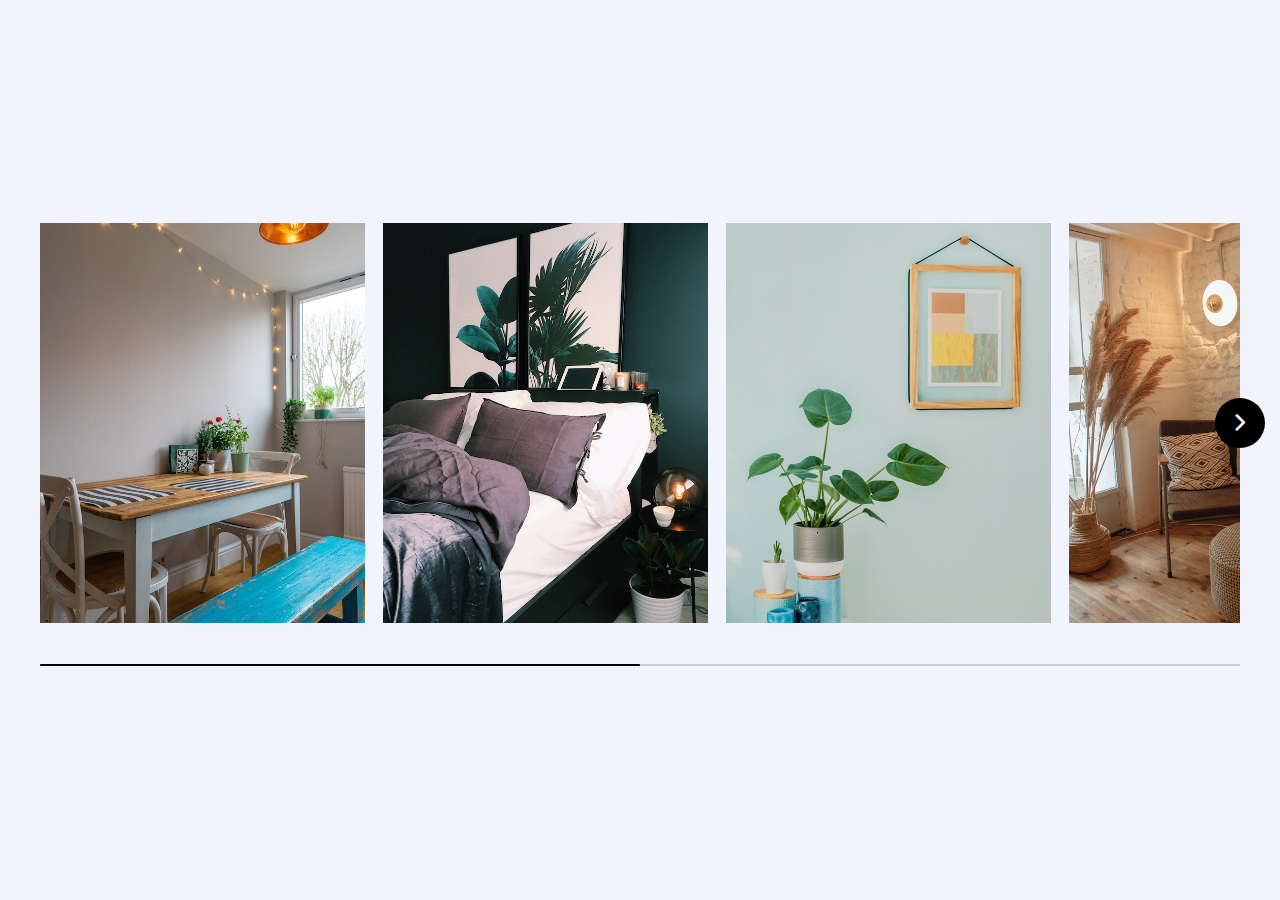
<file: img_slider/index.html>
<!DOCTYPE html>
<!-- Coding By CodingNepal - www.codingnepalweb.com -->
<html lang="en">
  <head>
    <meta charset="UTF-8" />
    <meta name="viewport" content="width=device-width, initial-scale=1.0" />
    <title>Image Slider in HTML CSS and JavaScript | CodingNepal</title>
    <!-- Google Fonts Link For Icons -->
    <link
      rel="stylesheet"
      href="https://fonts.googleapis.com/css2?family=Material+Symbols+Rounded:opsz,wght,FILL,GRAD@48,400,0,0"
    />
    <link rel="stylesheet" href="style.css" />
    <script src="main.js" defer></script>
  </head>
  <body>
    <div class="container">
      <div class="slider-wrapper">
        <button id="prev-slide" class="slide-button material-symbols-rounded">
          chevron_left
        </button>
        <ul class="image-list">
          <img class="image-item" src="images/img-1.jpg" alt="img-1" />
          <img class="image-item" src="images/img-2.jpg" alt="img-2" />
          <img class="image-item" src="images/img-3.jpg" alt="img-3" />
          <img class="image-item" src="images/img-4.jpg" alt="img-4" />
          <img class="image-item" src="images/img-5.jpg" alt="img-5" />
          <img class="image-item" src="images/img-6.jpg" alt="img-6" />
          <img class="image-item" src="images/img-7.jpg" alt="img-7" />
          <img class="image-item" src="images/img-8.jpg" alt="img-8" />
          <img class="image-item" src="images/img-9.jpg" alt="img-9" />
          <img class="image-item" src="images/img-10.jpg" alt="img-10" />
        </ul>
        <button id="next-slide" class="slide-button material-symbols-rounded">
          chevron_right
        </button>
      </div>
      <div class="slider-scrollbar">
        <div class="scrollbar-track">
          <div class="scrollbar-thumb"></div>
        </div>
      </div>
    </div>
  </body>
</html>
</file>
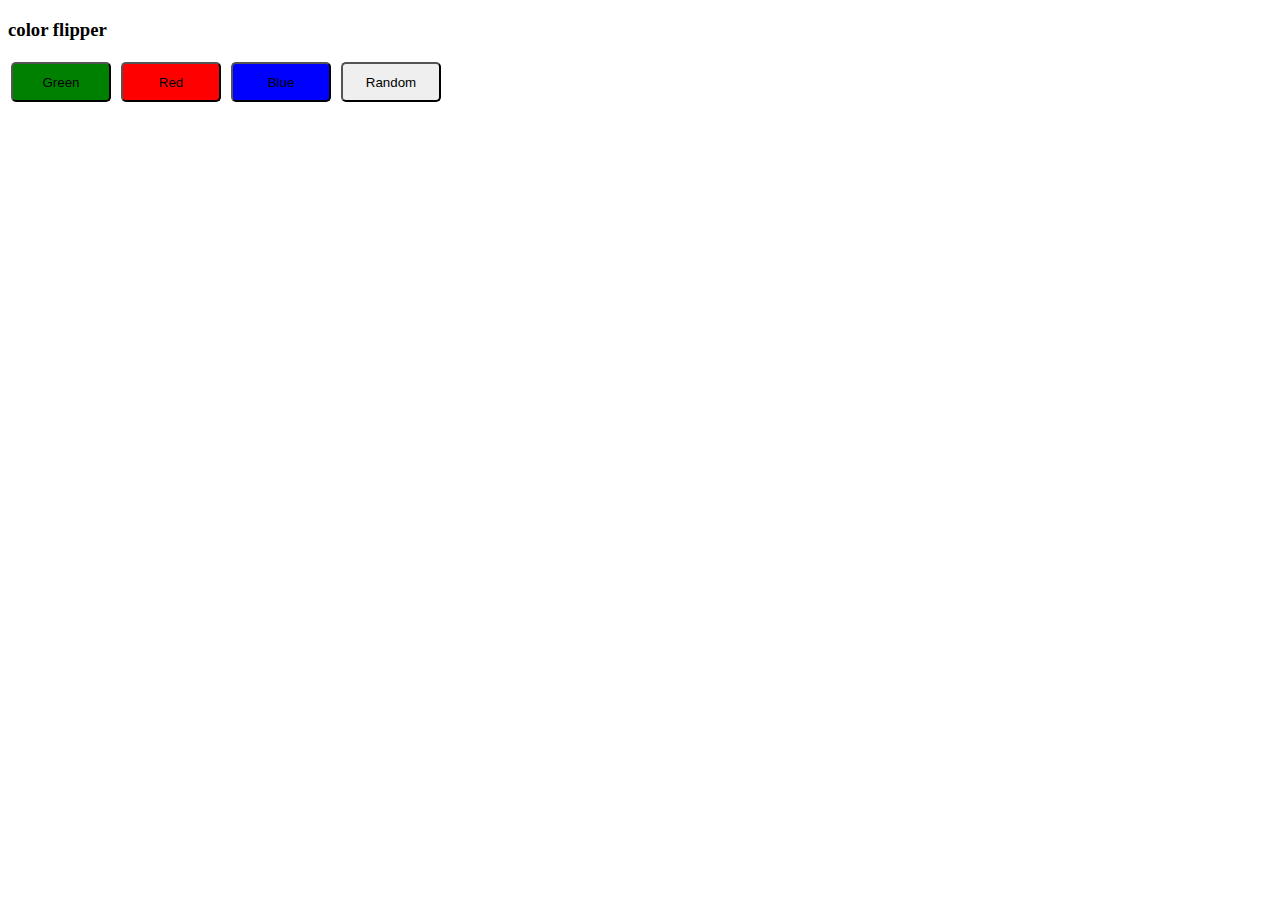
<file: 1/main.html>
<!DOCTYPE html>
<html lang="en">
  <head>
    <title>color flipper</title>
    <style>
      #green {
        background-color: green;
      }
      #red {
        background-color: red;
      }
      #blue {
        background-color: blue;
      }

      button {
        border-radius: 5px;
        width: 100px;
        height: 40px;
        margin: 3px;
      }
    </style>
  </head>
  <body>
    <h3>color flipper</h3>
    <button id="green" onclick="setColor('green')">Green</button>
    <button id="red" onclick="setColor('red')">Red</button>
    <button id="blue" onclick="setColor('blue')">Blue</button>
    <button onclick="rand_color()">Random</button>
    <script src="index.js"></script>
  </body>
</html>
</file>
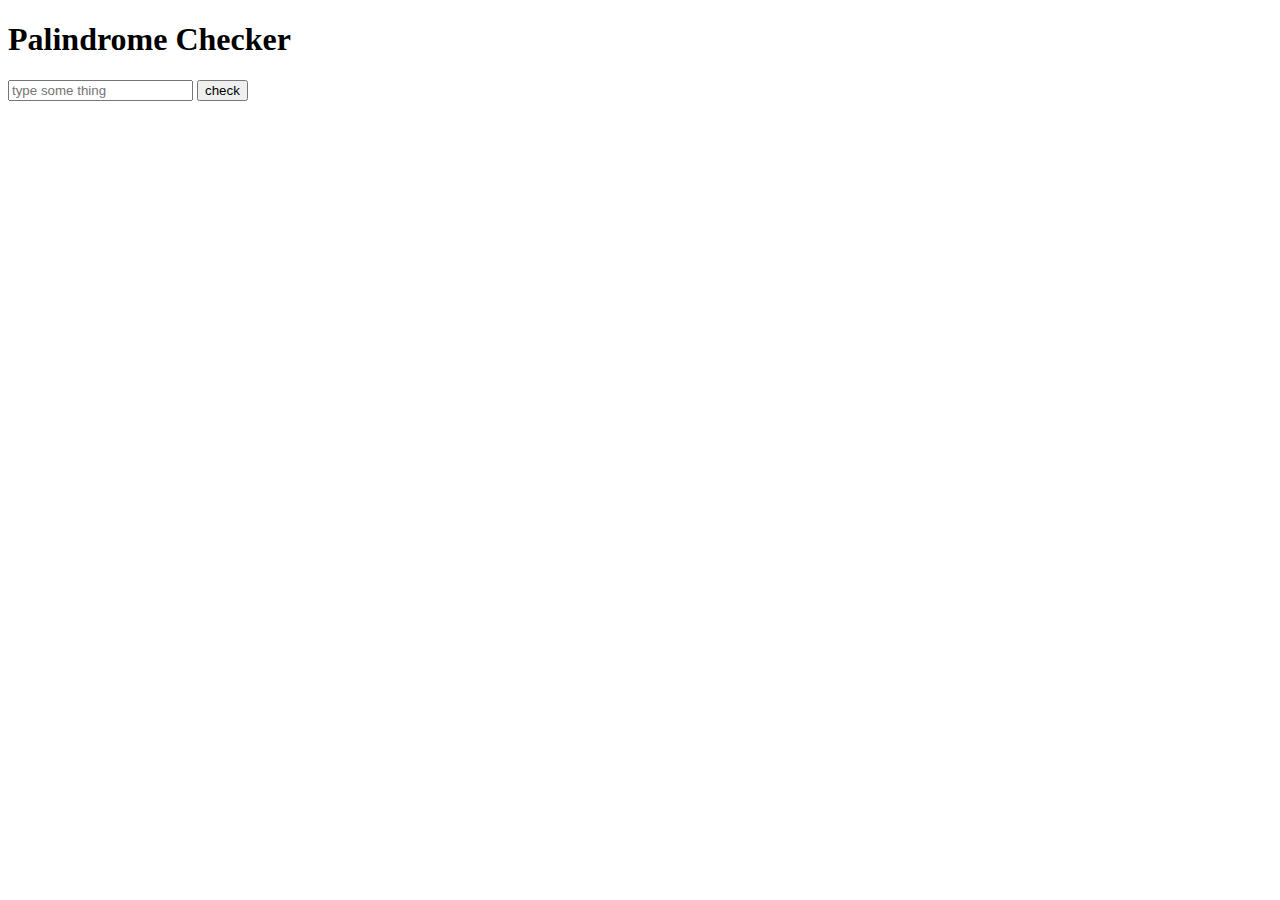
<file: 2/main.html>
<!DOCTYPE html>
<html lang="en">
  <head>
    <title>palindrome checker</title>
  </head>
  <body>
    <h1>Palindrome Checker</h1>
    <input id="input" type="text" placeholder="type some thing" />
    <button onclick="check()">check</button>
    <script src="index.js"></script>
  </body>
</html>
</file>
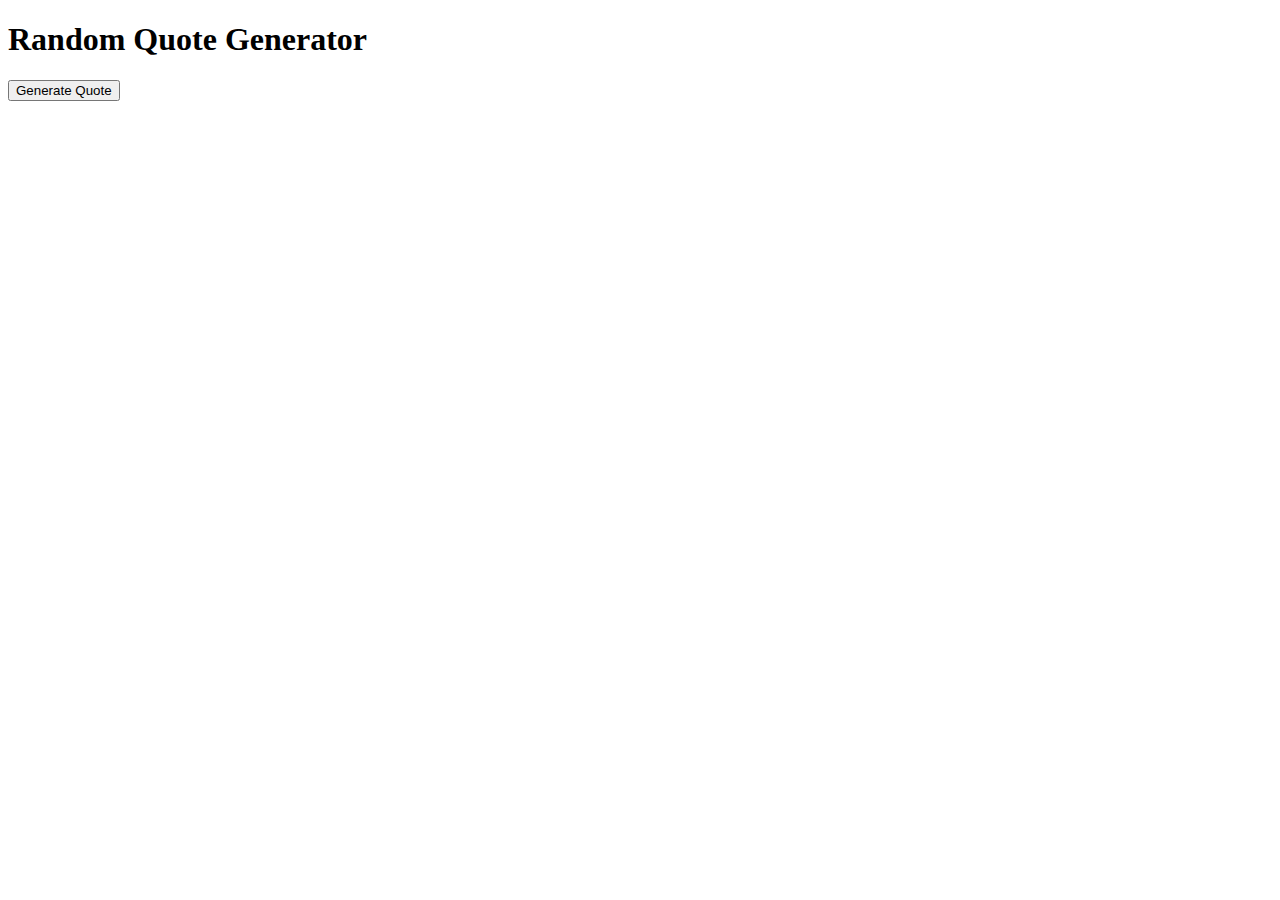
<file: 3/main.html>
<!DOCTYPE html>
<html lang="en">
  <head>
    <title>Random Quote Generator</title>
  </head>

  <body>
    <h1>Random Quote Generator</h1>
    <p id="quote"></p>
    <button onclick="generateQuote()">Generate Quote</button>
    <script src="index.js"></script>
  </body>
</html>
</file>
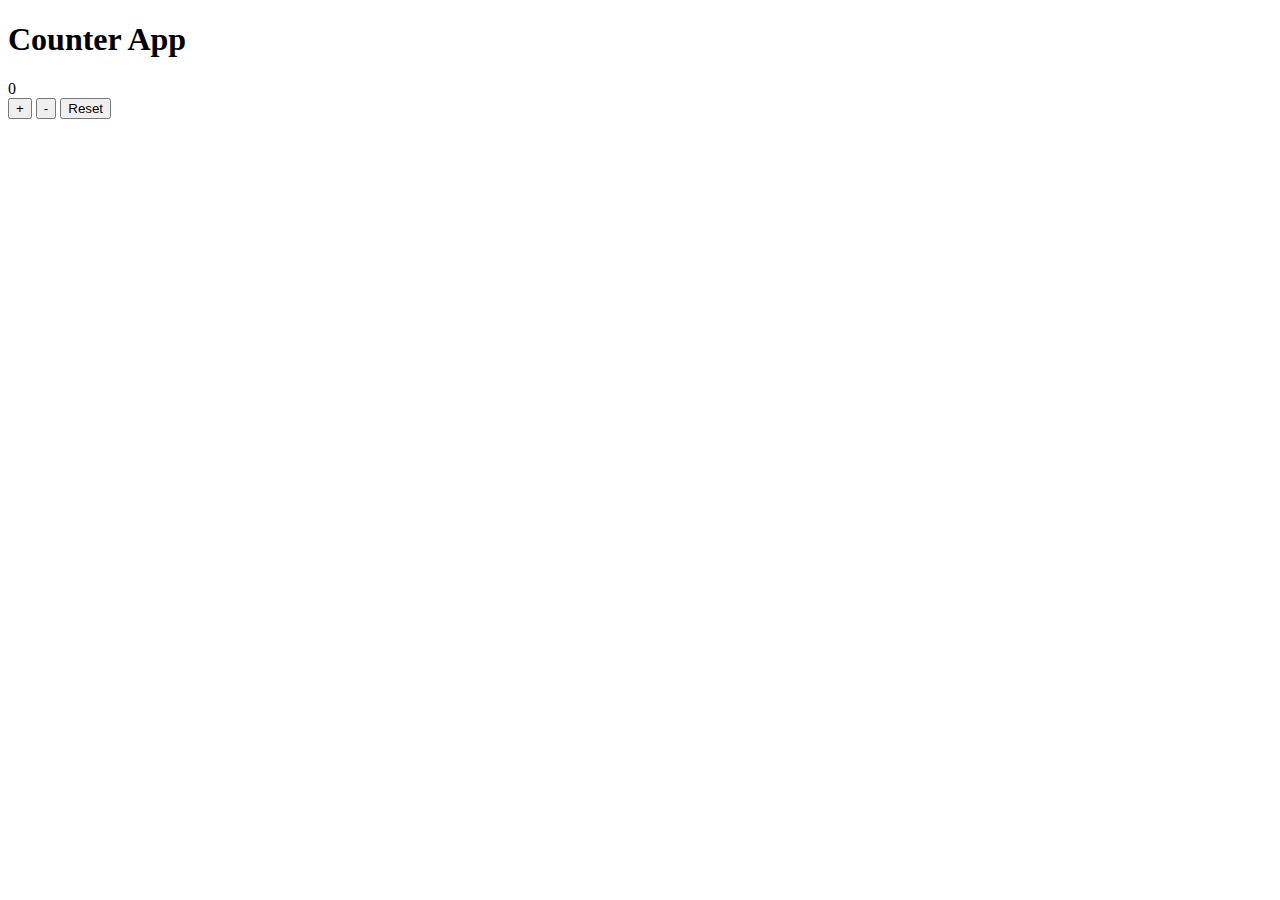
<file: counter/main.html>
<!DOCTYPE html>
<html>
  <head>
    <title>Counter App</title>
  </head>

  <body>
    <div class="container">
      <h1>Counter App</h1>
      <div class="counter">
        <div id="counter-value">0</div>
        <button id="increment-btn">+</button>

        <button id="decrement-btn">-</button>
      
      <button id="reset">Reset</button>
    

    <script src="index.js"></script>
  </body>
</html>
</file>
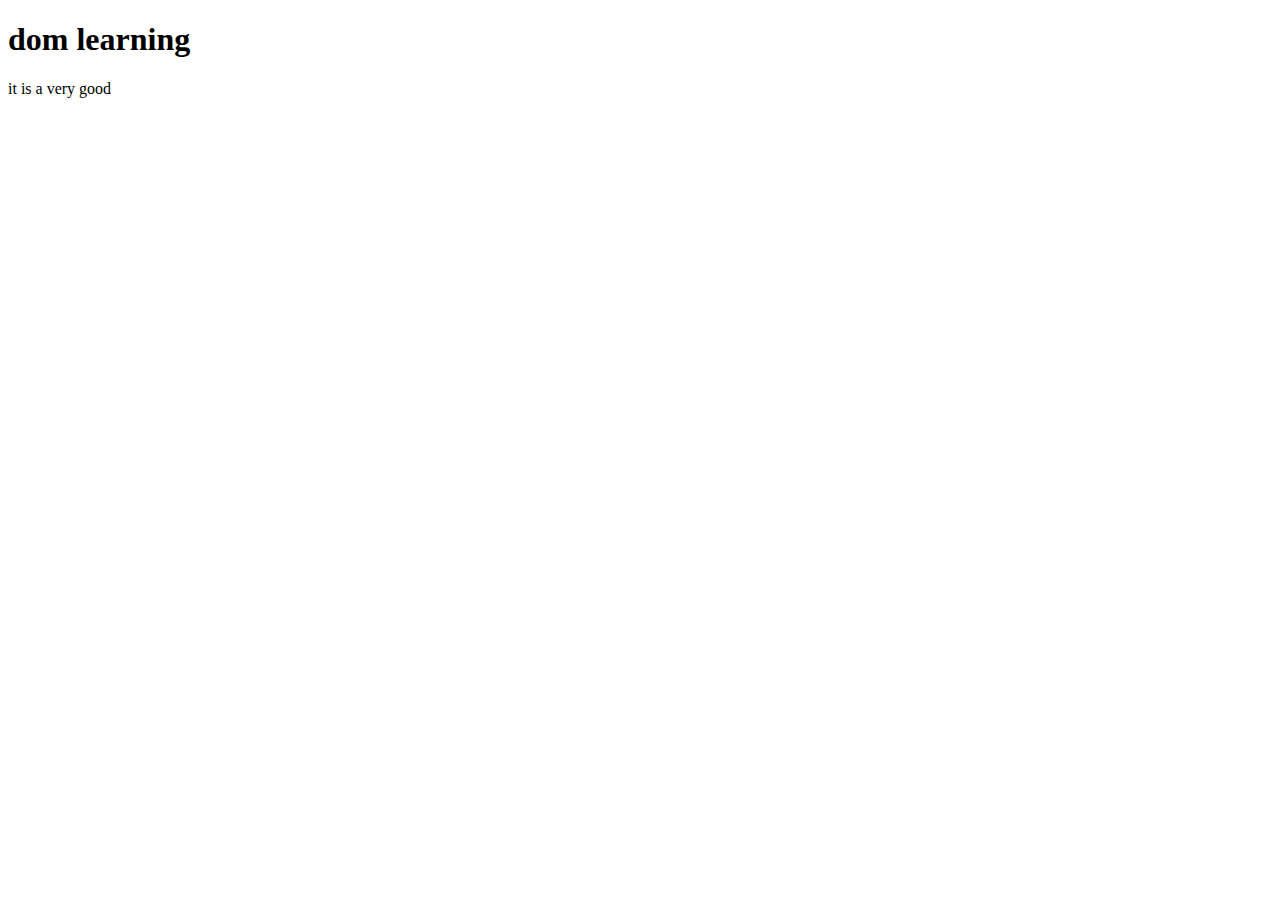
<file: dom/main.html>
<!DOCTYPE html>
<html lang="en">
  <head>
    <title>Document</title>
  </head>
  <body>
    <div clas="bg-black">
      <h1 class="heading">dom learning</h1>
      <p>it is a very good</p>
    </div>
  </body>
</html>
</file>
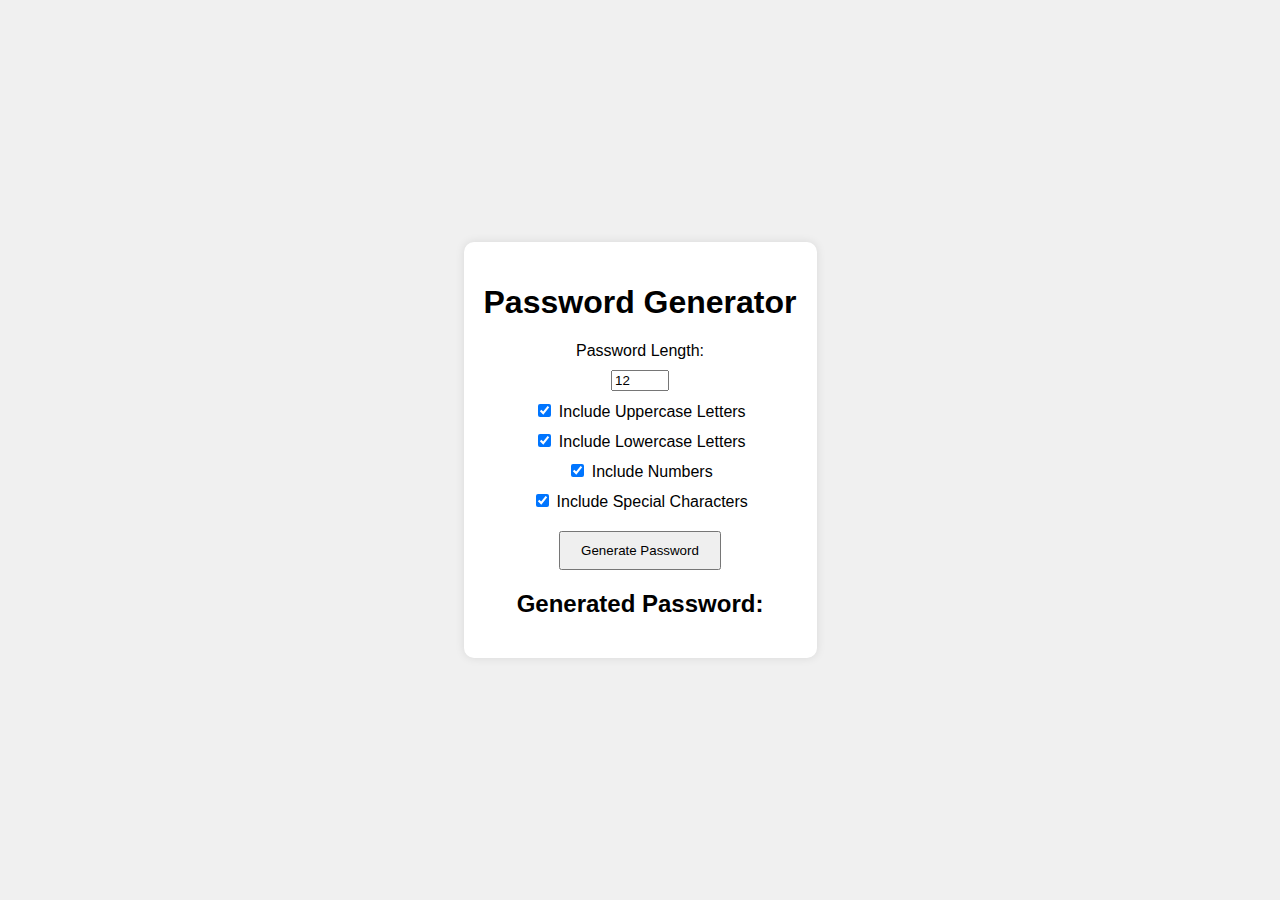
<file: pdg/main.html>
<!DOCTYPE html>
<html lang="en">
  <head>
    <meta charset="UTF-8" />
    <meta name="viewport" content="width=device-width, initial-scale=1.0" />
    <title>Password Generator</title>
    <link rel="stylesheet" href="style.css" />
  </head>
  <body>
    <div class="container">
      <h1>Password Generator</h1>
      <label for="length">Password Length:</label>
      <input type="number" id="length" name="length" min="1" value="12" />

      <label for="uppercase">
        <input type="checkbox" id="uppercase" name="uppercase" checked />
        Include Uppercase Letters
      </label>

      <label for="lowercase">
        <input type="checkbox" id="lowercase" name="lowercase" checked />
        Include Lowercase Letters
      </label>

      <label for="numbers">
        <input type="checkbox" id="numbers" name="numbers" checked />
        Include Numbers
      </label>

      <label for="specialChars">
        <input type="checkbox" id="specialChars" name="specialChars" checked />
        Include Special Characters
      </label>

      <button onclick="generatePassword()">Generate Password</button>

      <div class="result">
        <h2>Generated Password:</h2>
        <p id="password"></p>
      </div>
    </div>

    <script src="index.js"></script>
  </body>
</html>
</file>
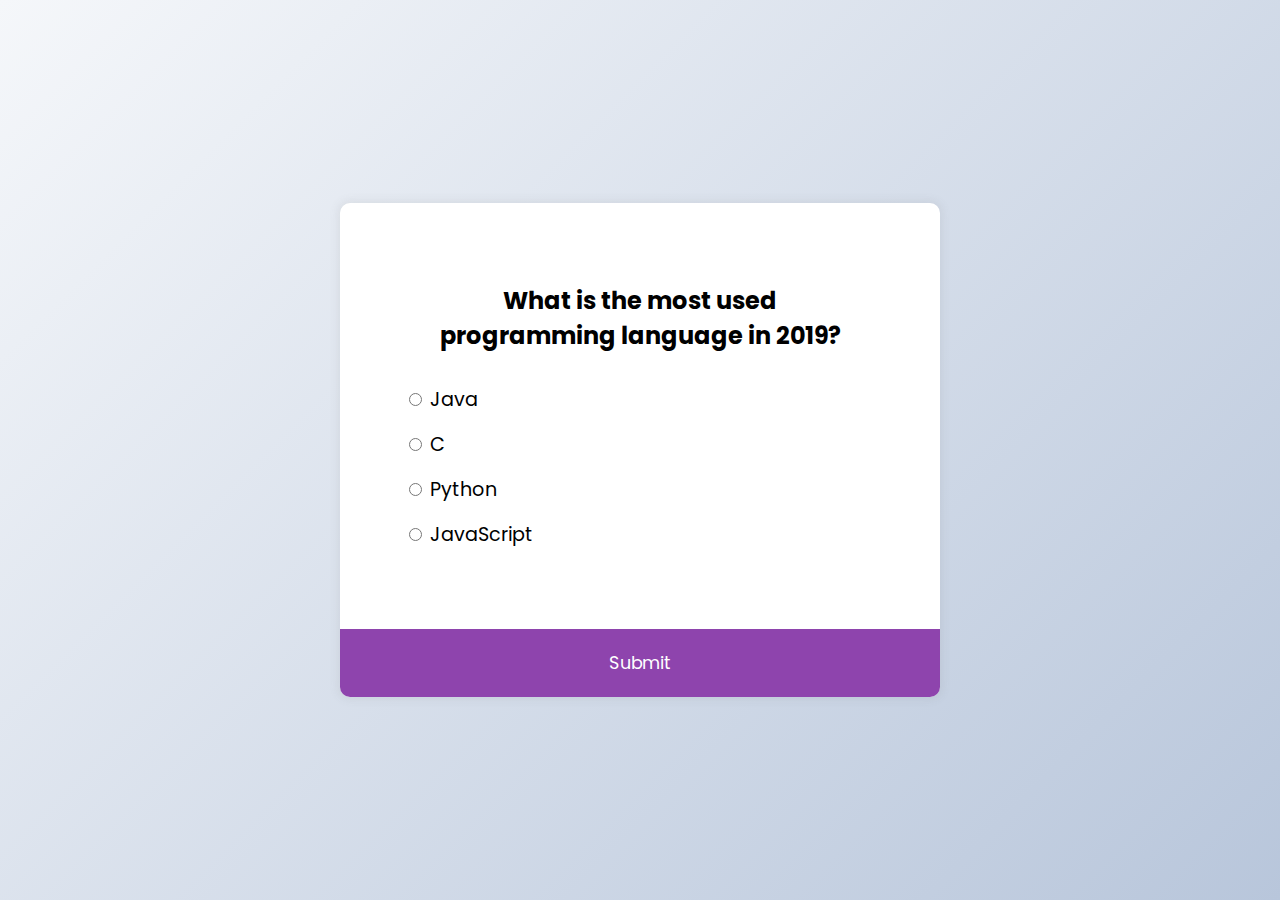
<file: quizapp/main.html>
<!DOCTYPE html>
<html lang="en">
  <head>
    <meta charset="UTF-8" />
    <meta name="viewport" content="width=device-width, initial-scale=1.0" />
    <title>Quiz App</title>
    <link rel="stylesheet" href="style.css" />
    <script src="index.js" defer></script>
  </head>
  <body>
    <div class="quiz-container" id="quiz">
      <div class="quiz-header">
        <h2 id="question">Question text</h2>
        <ul>
          <li>
            <input type="radio" id="a" name="answer" class="answer" />
            <label id="a_text" for="a">Question</label>
          </li>
          <li>
            <input type="radio" id="b" name="answer" class="answer" />
            <label id="b_text" for="b">Question</label>
          </li>
          <li>
            <input type="radio" id="c" name="answer" class="answer" />
            <label id="c_text" for="c">Question</label>
          </li>
          <li>
            <input type="radio" id="d" name="answer" class="answer" />
            <label id="d_text" for="d">Question</label>
          </li>
        </ul>
      </div>
      <button id="submit">Submit</button>
    </div>
  </body>
</html>
</file>
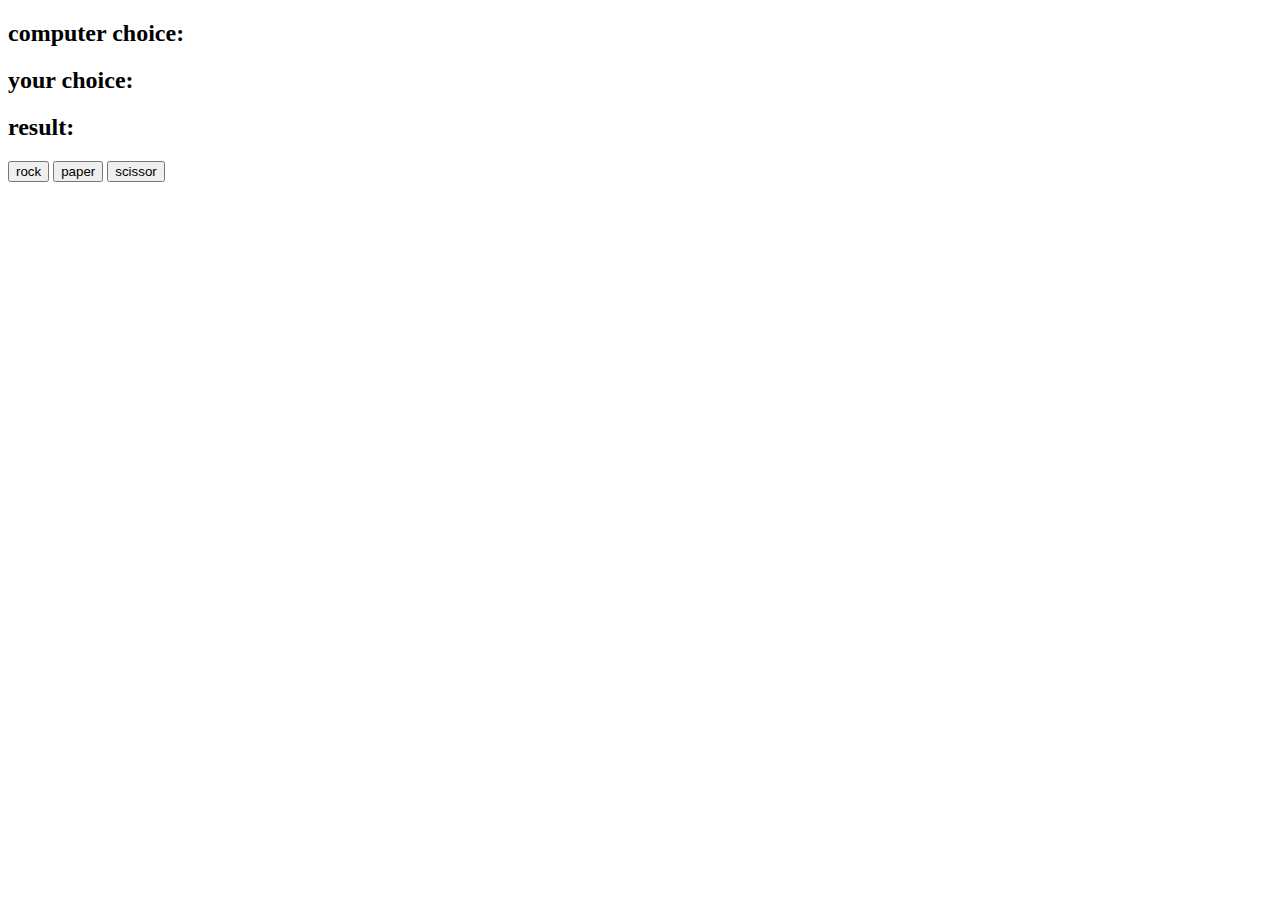
<file: rock_papper/main.html>
<!DOCTYPE html>
<html lang="en">
  <head>
    <title>Document</title>
  </head>
  <body>
    <h2>computer choice: <span id="computer-choice"></span></h2>
    <h2>your choice:<span id="user-choice"></span></h2>
    <h2>result:<span id="result"></span></h2>

    <button id="rock">rock</button>
    <button id="paper">paper</button>
    <button id="scissor">scissor</button>

    <script src="index.js"></script>
  </body>
</html>
</file>
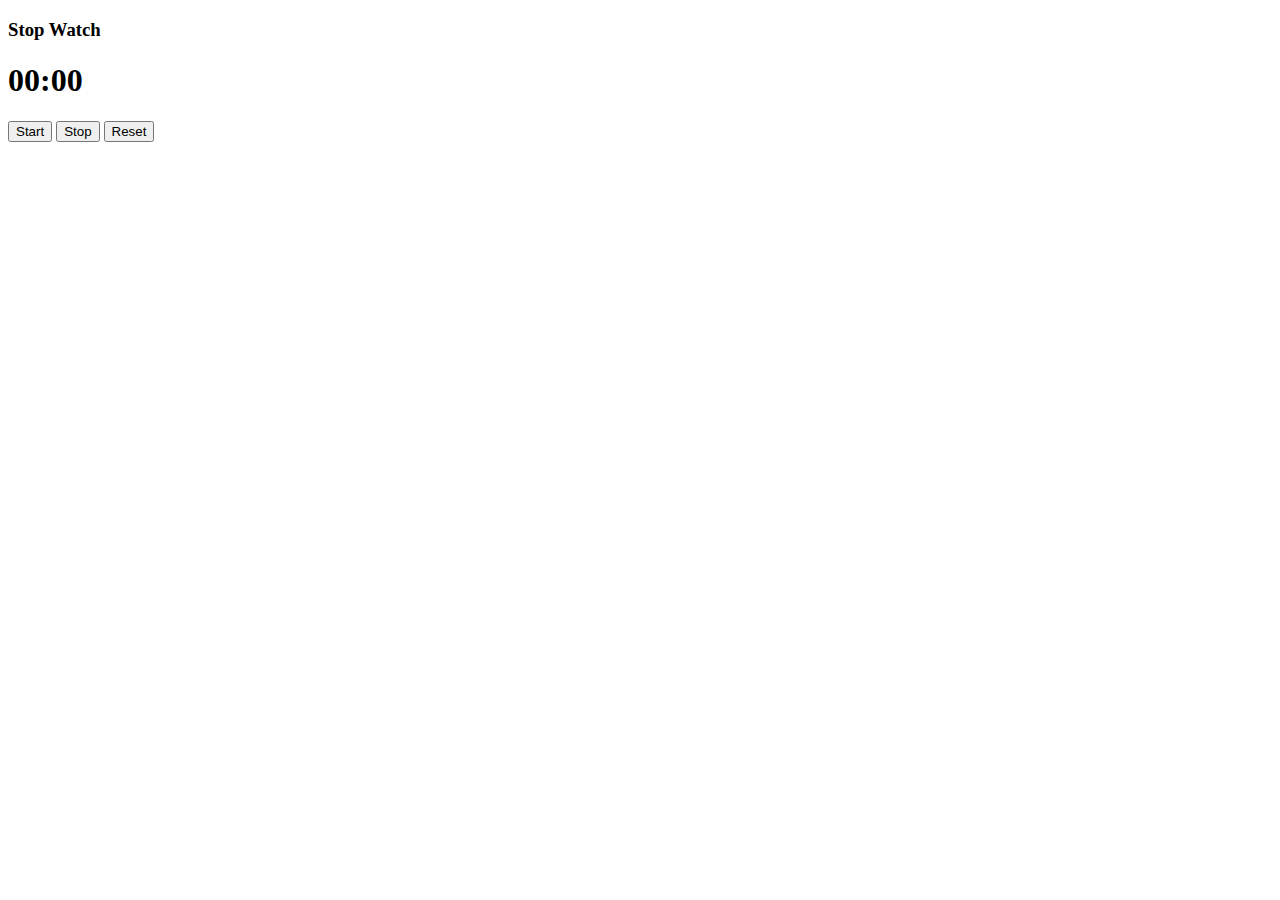
<file: stopwatch/main.html>
<!DOCTYPE html>
<html lang="en">
  <head>
    <title>Stop Watch</title>
  </head>

  <body>
    <h3>Stop Watch</h3>
    <h1 id="time">00:00</h1>
    <button onclick="startClock()">Start</button>
    <button onclick="stopClock()">Stop</button>
    <button onclick="resetClock()">Reset</button>
    <script src="index.js"></script>
  </body>
</html>
</file>
<file: img_slider/style.css>
* {
    margin: 0;
    padding: 0;
    box-sizing: border-box;
  }
  
  body {
    display: flex;
    align-items: center;
    justify-content: center;
    min-height: 100vh;
    background: #f1f4fd;
  }
  
  .container {
    max-width: 1200px;
    width: 95%;
  }
  
  .slider-wrapper {
    position: relative;
  }
  
  .slider-wrapper .slide-button {
    position: absolute;
    top: 50%;
    outline: none;
    border: none;
    height: 50px;
    width: 50px;
    z-index: 5;
    color: #fff;
    display: flex;
    cursor: pointer;
    font-size: 2.2rem;
    background: #000;
    align-items: center;
    justify-content: center;
    border-radius: 50%;
    transform: translateY(-50%);
  }
  
  .slider-wrapper .slide-button:hover {
    background: #404040;
  }
  
  .slider-wrapper .slide-button#prev-slide {
    left: -25px;
    display: none;
  }
  
  .slider-wrapper .slide-button#next-slide {
    right: -25px;
  }
  
  .slider-wrapper .image-list {
    display: grid;
    grid-template-columns: repeat(10, 1fr);
    gap: 18px;
    font-size: 0;
    list-style: none;
    margin-bottom: 30px;
    overflow-x: auto;
    scrollbar-width: none;
  }
  
  .slider-wrapper .image-list::-webkit-scrollbar {
    display: none;
  }
  
  .slider-wrapper .image-list .image-item {
    width: 325px;
    height: 400px;
    object-fit: cover;
  }
  
  .container .slider-scrollbar {
    height: 24px;
    width: 100%;
    display: flex;
    align-items: center;
  }
  
  .slider-scrollbar .scrollbar-track {
    background: #ccc;
    width: 100%;
    height: 2px;
    display: flex;
    align-items: center;
    border-radius: 4px;
    position: relative;
  }
  
  .slider-scrollbar:hover .scrollbar-track {
    height: 4px;
  }
  
  .slider-scrollbar .scrollbar-thumb {
    position: absolute;
    background: #000;
    top: 0;
    bottom: 0;
    width: 50%;
    height: 100%;
    cursor: grab;
    border-radius: inherit;
  }
  
  .slider-scrollbar .scrollbar-thumb:active {
    cursor: grabbing;
    height: 8px;
    top: -2px;
  }
  
  .slider-scrollbar .scrollbar-thumb::after {
    content: "";
    position: absolute;
    left: 0;
    right: 0;
    top: -10px;
    bottom: -10px;
  }
  
  /* Styles for mobile and tablets */
  @media only screen and (max-width: 1023px) {
    .slider-wrapper .slide-button {
      display: none !important;
    }
  
    .slider-wrapper .image-list {
      gap: 10px;
      margin-bottom: 15px;
      scroll-snap-type: x mandatory;
    }
  
    .slider-wrapper .image-list .image-item {
      width: 280px;
      height: 380px;
    }
  
    .slider-scrollbar .scrollbar-thumb {
      width: 20%;
    }
  }
</file>
<file: pdg/style.css>
body {
    font-family: Arial, sans-serif;
    display: flex;
    justify-content: center;
    align-items: center;
    height: 100vh;
    margin: 0;
    background-color: #f0f0f0;
}

.container {
    background-color: #fff;
    padding: 20px;
    border-radius: 10px;
    box-shadow: 0 0 10px rgba(0, 0, 0, 0.1);
    text-align: center;
}

label {
    display: block;
    margin: 10px 0;
}

input[type="number"] {
    width: 50px;
}

button {
    padding: 10px 20px;
    margin-top: 10px;
    cursor: pointer;
}

.result {
    margin-top: 20px;
}

#password {
    font-weight: bold;
    word-wrap: break-word;
}
</file>
<file: quizapp/style.css>
@import url("https://fonts.googleapis.com/css2?family=Poppins:wght@200;400;600&display=swap");

* {
    box-sizing: border-box;
}

body {
    background-color: #b8c6db;
    background-image: linear-gradient(315deg, #b8c6db 0%, #f5f7fa 100%);
    display: flex;
    align-items: center;
    justify-content: center;
    font-family: "Poppins", sans-serif;
    margin: 0;
    min-height: 100vh;
}

.quiz-container {
    background-color: #fff;
    border-radius: 10px;
    box-shadow: 0 0 10px 2px rgba(100, 100, 100, 0.1);
    overflow: hidden;
    width: 600px;
    max-width: 100%;
}

.quiz-header {
    padding: 4rem;
}

h2 {
    padding: 1rem;
    text-align: center;
    margin: 0;
}

ul {
    list-style-type: none;
    padding: 0;
}

ul li {
    font-size: 1.2rem;
    margin: 1rem 0;
}

ul li label {
    cursor: pointer;
}

button {
    background-color: #8e44ad;
    border: none;
    color: white;
    cursor: pointer;
    display: block;
    font-family: inherit;
    font-size: 1.1rem;
    width: 100%;
    padding: 1.3rem;
}

button:hover {
    background-color: #732d91;
}

button:focus {
    background-color: #5e3370;
    outline: none;
}
</file>
